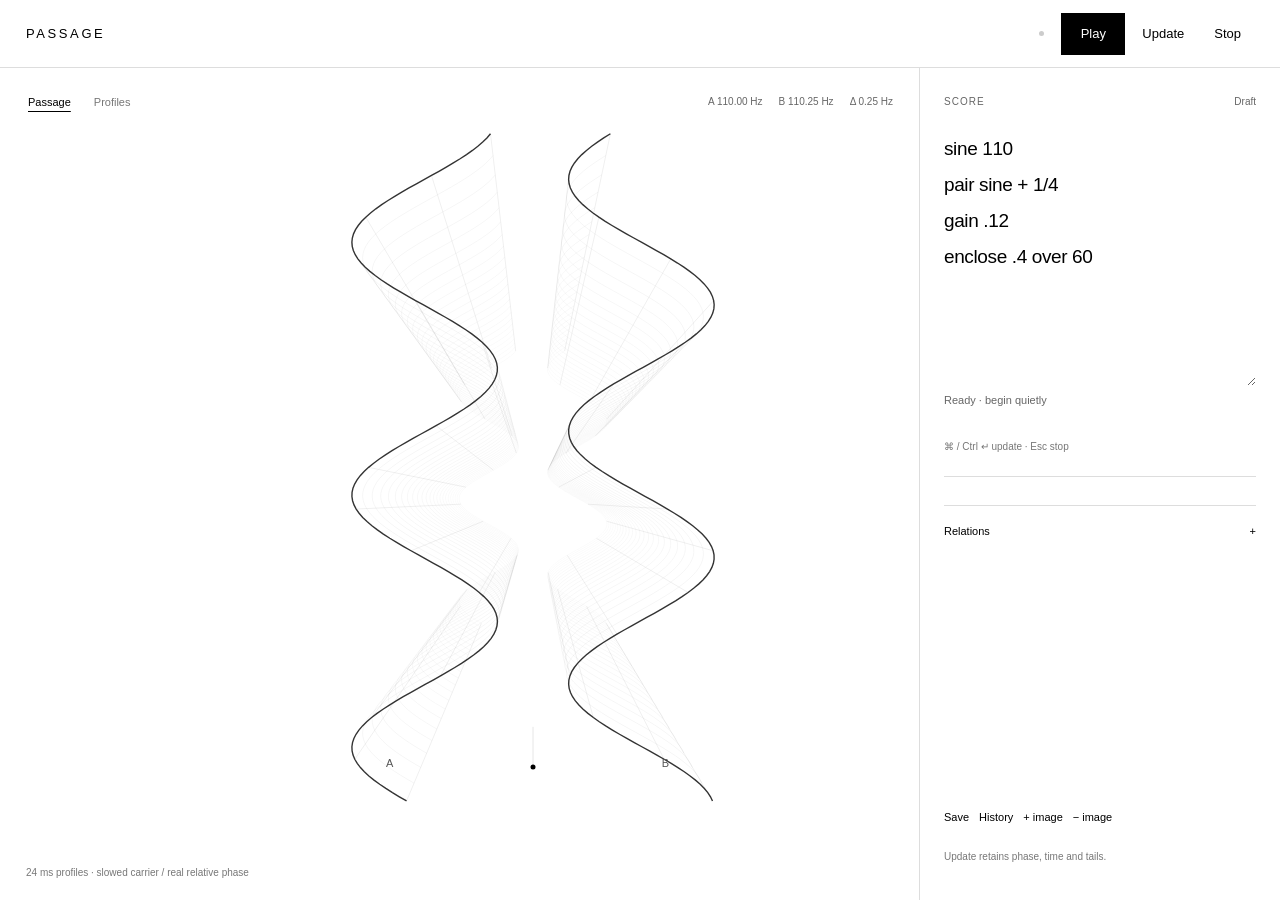
<file: index.html>
<!doctype html><html lang="en"><head><meta charset="utf-8"><meta name="viewport" content="width=device-width,initial-scale=1"><title>PASSAGE / sine surfaces</title><link rel="stylesheet" href="style.css"></head><body>
<header><h1>PASSAGE</h1><nav aria-label="Transport"><span id="light" aria-hidden="true"></span><button id="play">Play</button><button id="update">Update</button><button id="stop">Stop</button></nav></header>
<main><section id="stage" aria-label="Sine surfaces"><img id="image" alt="Your still image" hidden><canvas id="visual" aria-label="Two sine profiles extruded into a passage"></canvas><div class="view-switch"><button id="passage-view" aria-pressed="true">Passage</button><button id="profile" aria-pressed="false">Profiles</button></div><div class="visual-note" id="view-note">24 ms profiles · slowed carrier / real relative phase</div><div class="readout"><span id="a-value">A 110 Hz</span><span id="b-value">B 110.25 Hz</span><span id="beat-value">Δ .25 Hz</span></div></section>
<aside><div class="score-head"><label for="code">SCORE</label><span id="state">Ready</span></div><textarea id="code" spellcheck="false" aria-label="Live sine code">sine 110
pair sine + 1/4
gain .12
enclose .4 over 60</textarea><p id="status" role="status" aria-live="polite">Ready · begin quietly</p><div class="keys">⌘ / Ctrl ↵ update · Esc stop</div><div class="meter" aria-label="Actual output level"><i id="level"></i></div><details><summary>Relations</summary><p><strong>sine</strong> — frequency in Hz<br><strong>pair</strong> — second frequency, or off<br><strong>gain</strong> — height and source level<br><strong>enclose</strong> — one slow journey</p><p>t is elapsed seconds.<br>sin(t/20) is a slow modulation.<br>Audio oscillation is not screen motion.</p><button class="example" data-example="unison">Unison</button><button class="example" data-example="drift">Drift</button><button class="example" data-example="breath">Breath</button><p><a href="manual.html" target="_blank">Guide / performance study</a></p></details><div class="files"><button id="save">Save</button><button id="log">History</button><label for="picture" tabindex="0">+ image</label><input id="picture" type="file" accept="image/*"><button id="no-image">− image</button></div><p class="small">Update retains phase, time and tails.</p></aside></main><script type="module" src="app.mjs"></script></body></html>
</file>
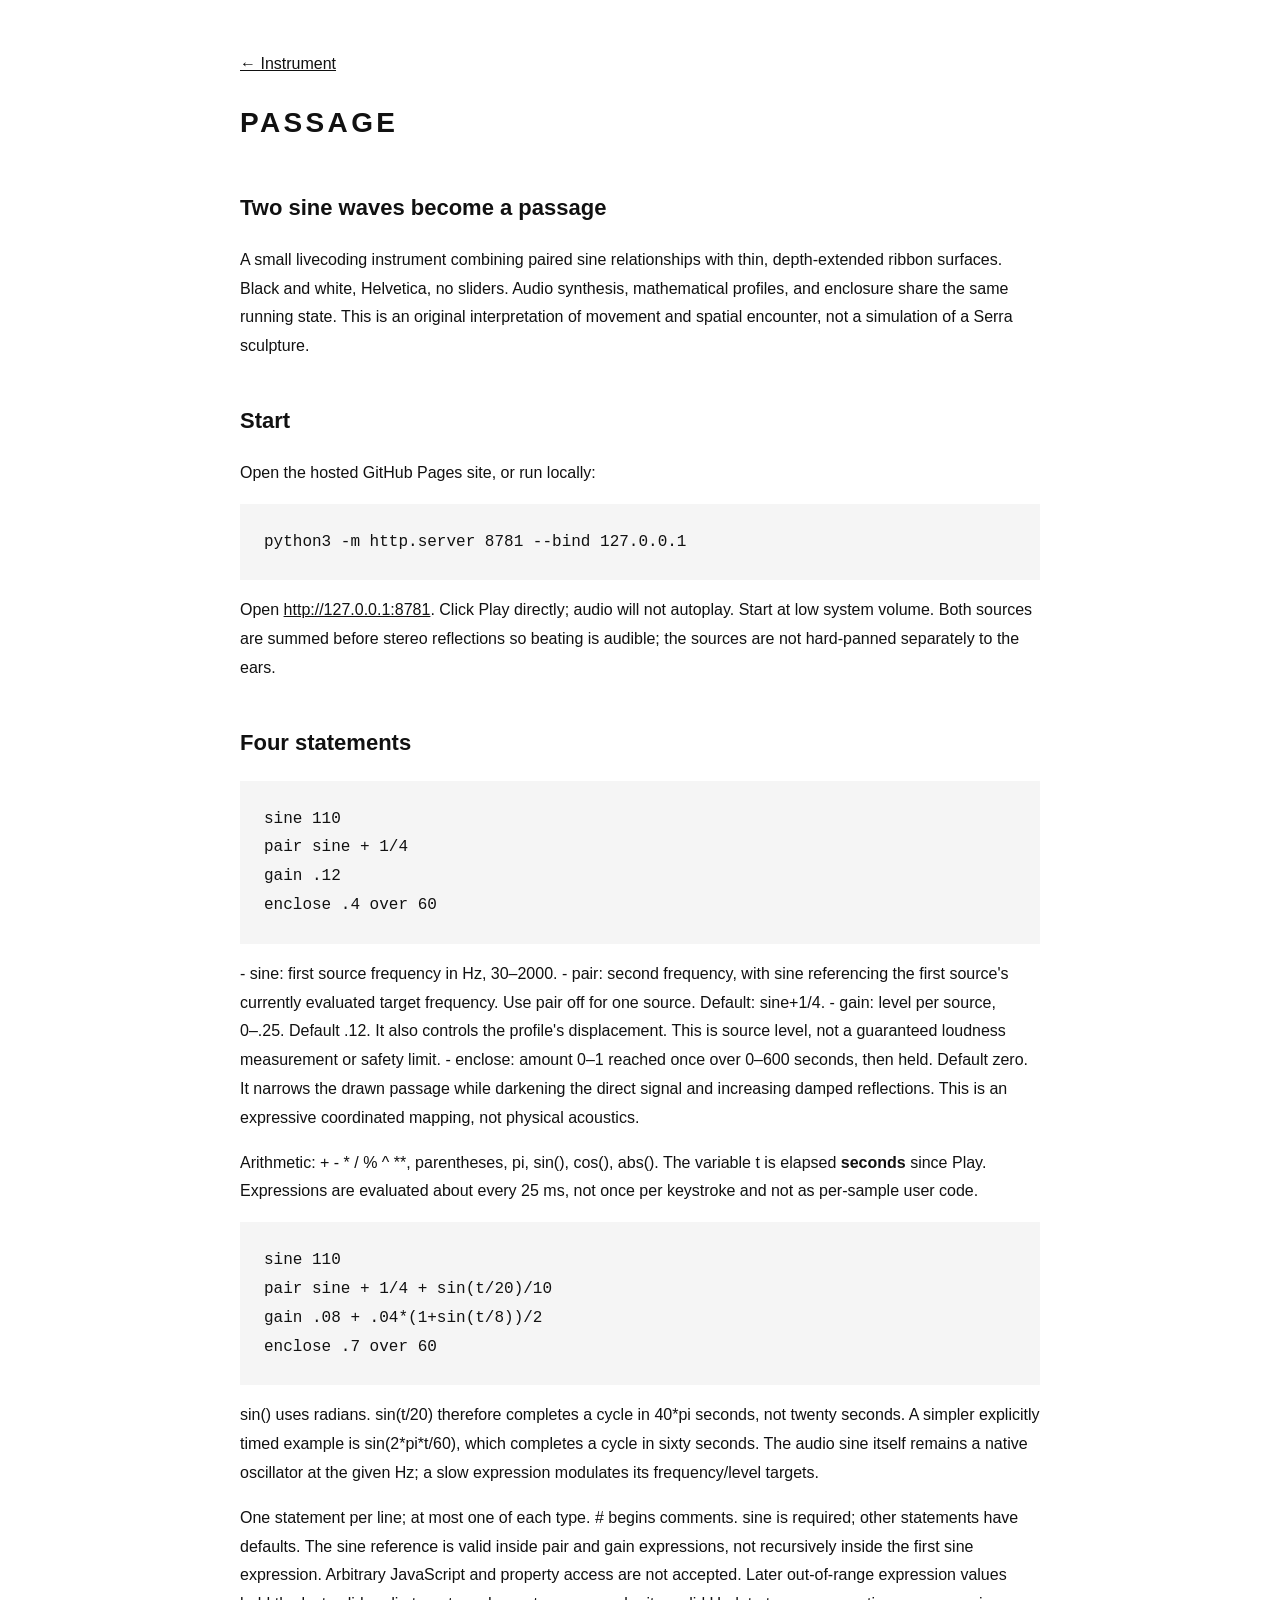
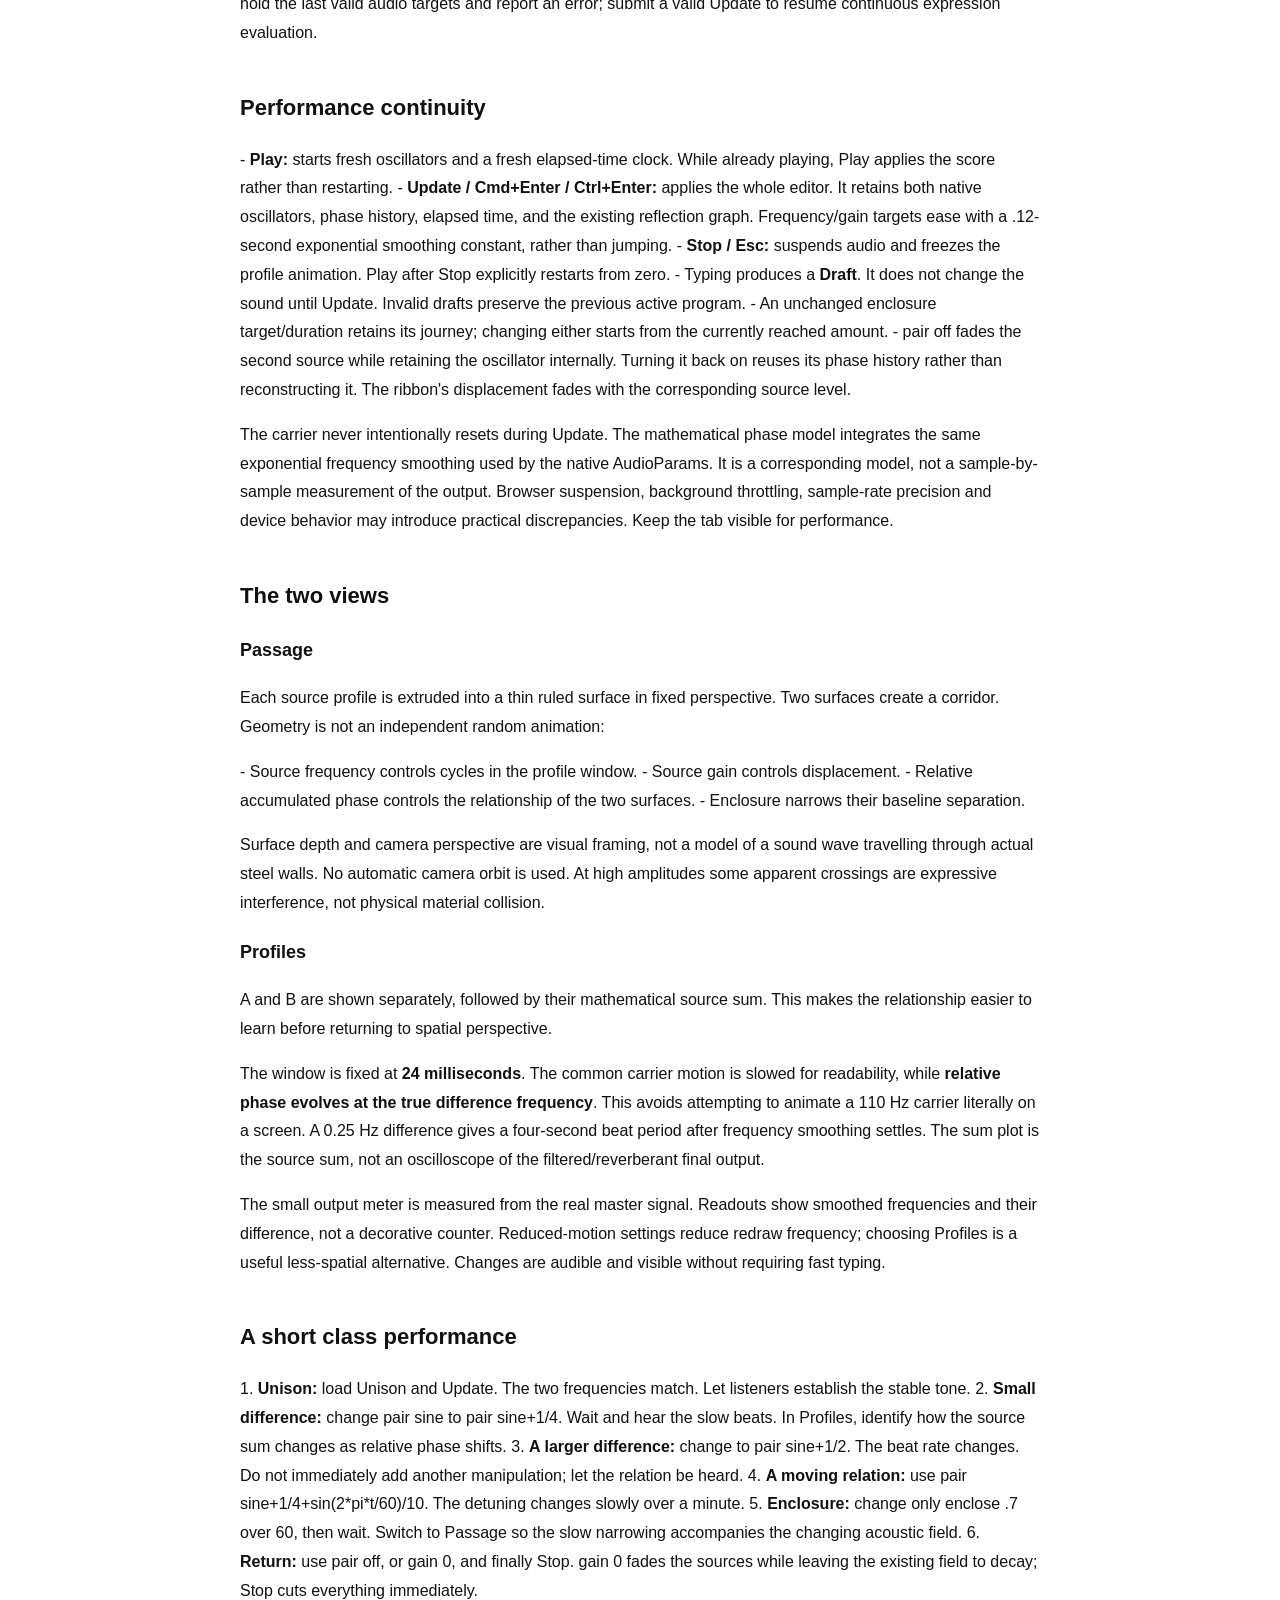
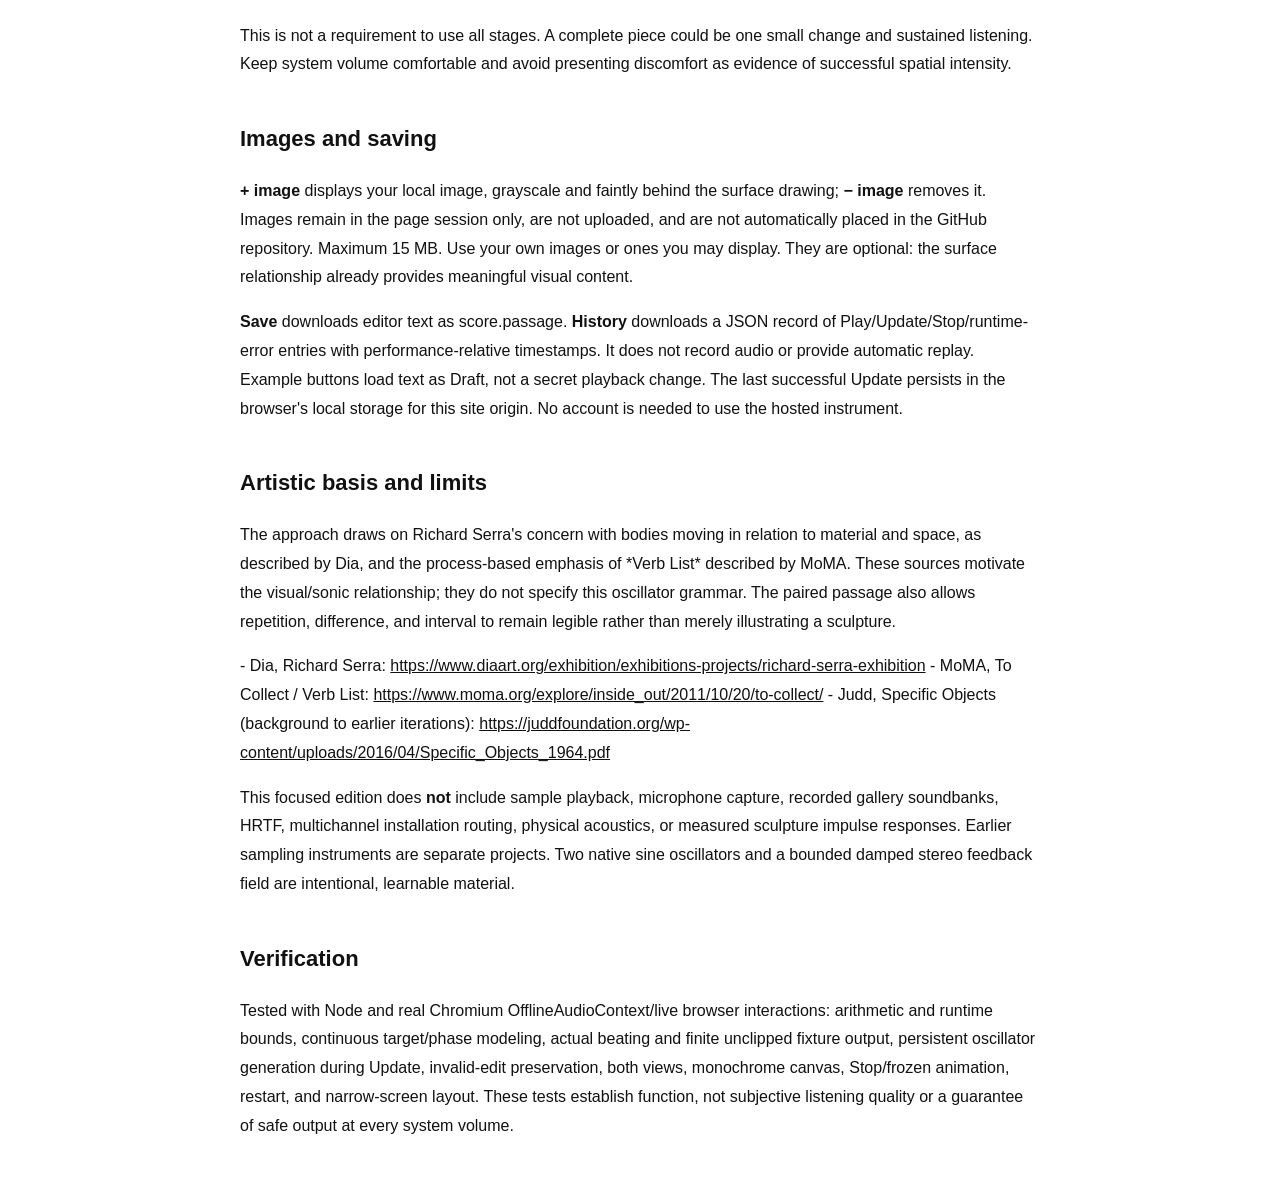
<file: manual.html>
<!doctype html><html lang="en"><head><meta charset="utf-8"><meta name="viewport" content="width=device-width,initial-scale=1"><title>PASSAGE / Guide</title><style>body{font:16px/1.8 Helvetica,Arial,sans-serif;color:#111;max-width:800px;margin:50px auto;padding:0 22px}h1{font-size:28px;letter-spacing:.12em}h2{margin-top:40px;font-size:22px}h3{font-size:18px}pre{background:#f5f5f5;padding:24px;white-space:pre-wrap;overflow-wrap:anywhere}code{font:inherit}a{color:inherit;overflow-wrap:anywhere}</style></head><body><a href="./">← Instrument</a><h1>PASSAGE</h1><h2>Two sine waves become a passage</h2><p>A small livecoding instrument combining paired sine relationships with thin, depth-extended ribbon surfaces. Black and white, Helvetica, no sliders. Audio synthesis, mathematical profiles, and enclosure share the same running state. This is an original interpretation of movement and spatial encounter, not a simulation of a Serra sculpture.</p><h2>Start</h2><p>Open the hosted GitHub Pages site, or run locally:</p><pre><code>python3 -m http.server 8781 --bind 127.0.0.1
</code></pre><p>Open <a href="http://127.0.0.1:8781">http://127.0.0.1:8781</a>. Click Play directly; audio will not autoplay. Start at low system volume. Both sources are summed before stereo reflections so beating is audible; the sources are not hard-panned separately to the ears.</p><h2>Four statements</h2><pre><code>sine 110
pair sine + 1/4
gain .12
enclose .4 over 60
</code></pre><p>- <code>sine</code>: first source frequency in Hz, 30–2000. - <code>pair</code>: second frequency, with <code>sine</code> referencing the first source&#x27;s currently evaluated target frequency. Use <code>pair off</code> for one source. Default: <code>sine+1/4</code>. - <code>gain</code>: level per source, 0–.25. Default .12. It also controls the profile&#x27;s displacement. This is source level, not a guaranteed loudness measurement or safety limit. - <code>enclose</code>: amount 0–1 reached once over 0–600 seconds, then held. Default zero. It narrows the drawn passage while darkening the direct signal and increasing damped reflections. This is an expressive coordinated mapping, not physical acoustics.</p><p>Arithmetic: <code>+ - * / % ^ **</code>, parentheses, <code>pi</code>, <code>sin()</code>, <code>cos()</code>, <code>abs()</code>. The variable <code>t</code> is elapsed <strong>seconds</strong> since Play. Expressions are evaluated about every 25 ms, not once per keystroke and not as per-sample user code.</p><pre><code>sine 110
pair sine + 1/4 + sin(t/20)/10
gain .08 + .04*(1+sin(t/8))/2
enclose .7 over 60
</code></pre><p><code>sin()</code> uses radians. <code>sin(t/20)</code> therefore completes a cycle in 40*pi seconds, not twenty seconds. A simpler explicitly timed example is <code>sin(2*pi*t/60)</code>, which completes a cycle in sixty seconds. The audio sine itself remains a native oscillator at the given Hz; a slow expression modulates its frequency/level targets.</p><p>One statement per line; at most one of each type. <code>#</code> begins comments. <code>sine</code> is required; other statements have defaults. The <code>sine</code> reference is valid inside pair and gain expressions, not recursively inside the first sine expression. Arbitrary JavaScript and property access are not accepted. Later out-of-range expression values hold the last valid audio targets and report an error; submit a valid Update to resume continuous expression evaluation.</p><h2>Performance continuity</h2><p>- <strong>Play:</strong> starts fresh oscillators and a fresh elapsed-time clock. While already playing, Play applies the score rather than restarting. - <strong>Update / Cmd+Enter / Ctrl+Enter:</strong> applies the whole editor. It retains both native oscillators, phase history, elapsed time, and the existing reflection graph. Frequency/gain targets ease with a .12-second exponential smoothing constant, rather than jumping. - <strong>Stop / Esc:</strong> suspends audio and freezes the profile animation. Play after Stop explicitly restarts from zero. - Typing produces a <strong>Draft</strong>. It does not change the sound until Update. Invalid drafts preserve the previous active program. - An unchanged enclosure target/duration retains its journey; changing either starts from the currently reached amount. - <code>pair off</code> fades the second source while retaining the oscillator internally. Turning it back on reuses its phase history rather than reconstructing it. The ribbon&#x27;s displacement fades with the corresponding source level.</p><p>The carrier never intentionally resets during Update. The mathematical phase model integrates the same exponential frequency smoothing used by the native AudioParams. It is a corresponding model, not a sample-by-sample measurement of the output. Browser suspension, background throttling, sample-rate precision and device behavior may introduce practical discrepancies. Keep the tab visible for performance.</p><h2>The two views</h2><h3>Passage</h3><p>Each source profile is extruded into a thin ruled surface in fixed perspective. Two surfaces create a corridor. Geometry is not an independent random animation:</p><p>- Source frequency controls cycles in the profile window. - Source gain controls displacement. - Relative accumulated phase controls the relationship of the two surfaces. - Enclosure narrows their baseline separation.</p><p>Surface depth and camera perspective are visual framing, not a model of a sound wave travelling through actual steel walls. No automatic camera orbit is used. At high amplitudes some apparent crossings are expressive interference, not physical material collision.</p><h3>Profiles</h3><p>A and B are shown separately, followed by their mathematical source sum. This makes the relationship easier to learn before returning to spatial perspective.</p><p>The window is fixed at <strong>24 milliseconds</strong>. The common carrier motion is slowed for readability, while <strong>relative phase evolves at the true difference frequency</strong>. This avoids attempting to animate a 110 Hz carrier literally on a screen. A 0.25 Hz difference gives a four-second beat period after frequency smoothing settles. The sum plot is the source sum, not an oscilloscope of the filtered/reverberant final output.</p><p>The small output meter is measured from the real master signal. Readouts show smoothed frequencies and their difference, not a decorative counter. Reduced-motion settings reduce redraw frequency; choosing Profiles is a useful less-spatial alternative. Changes are audible and visible without requiring fast typing.</p><h2>A short class performance</h2><p>1. <strong>Unison:</strong> load Unison and Update. The two frequencies match. Let listeners establish the stable tone. 2. <strong>Small difference:</strong> change <code>pair sine</code> to <code>pair sine+1/4</code>. Wait and hear the slow beats. In Profiles, identify how the source sum changes as relative phase shifts. 3. <strong>A larger difference:</strong> change to <code>pair sine+1/2</code>. The beat rate changes. Do not immediately add another manipulation; let the relation be heard. 4. <strong>A moving relation:</strong> use <code>pair sine+1/4+sin(2*pi*t/60)/10</code>. The detuning changes slowly over a minute. 5. <strong>Enclosure:</strong> change only <code>enclose .7 over 60</code>, then wait. Switch to Passage so the slow narrowing accompanies the changing acoustic field. 6. <strong>Return:</strong> use <code>pair off</code>, or <code>gain 0</code>, and finally Stop. <code>gain 0</code> fades the sources while leaving the existing field to decay; Stop cuts everything immediately.</p><p>This is not a requirement to use all stages. A complete piece could be one small change and sustained listening. Keep system volume comfortable and avoid presenting discomfort as evidence of successful spatial intensity.</p><h2>Images and saving</h2><p><strong>+ image</strong> displays your local image, grayscale and faintly behind the surface drawing; <strong>− image</strong> removes it. Images remain in the page session only, are not uploaded, and are not automatically placed in the GitHub repository. Maximum 15 MB. Use your own images or ones you may display. They are optional: the surface relationship already provides meaningful visual content.</p><p><strong>Save</strong> downloads editor text as <code>score.passage</code>. <strong>History</strong> downloads a JSON record of Play/Update/Stop/runtime-error entries with performance-relative timestamps. It does not record audio or provide automatic replay. Example buttons load text as Draft, not a secret playback change. The last successful Update persists in the browser&#x27;s local storage for this site origin. No account is needed to use the hosted instrument.</p><h2>Artistic basis and limits</h2><p>The approach draws on Richard Serra&#x27;s concern with bodies moving in relation to material and space, as described by Dia, and the process-based emphasis of *Verb List* described by MoMA. These sources motivate the visual/sonic relationship; they do not specify this oscillator grammar. The paired passage also allows repetition, difference, and interval to remain legible rather than merely illustrating a sculpture.</p><p>- Dia, Richard Serra: <a href="https://www.diaart.org/exhibition/exhibitions-projects/richard-serra-exhibition">https://www.diaart.org/exhibition/exhibitions-projects/richard-serra-exhibition</a> - MoMA, To Collect / Verb List: <a href="https://www.moma.org/explore/inside_out/2011/10/20/to-collect/">https://www.moma.org/explore/inside_out/2011/10/20/to-collect/</a> - Judd, Specific Objects (background to earlier iterations): <a href="https://juddfoundation.org/wp-content/uploads/2016/04/Specific_Objects_1964.pdf">https://juddfoundation.org/wp-content/uploads/2016/04/Specific_Objects_1964.pdf</a></p><p>This focused edition does <strong>not</strong> include sample playback, microphone capture, recorded gallery soundbanks, HRTF, multichannel installation routing, physical acoustics, or measured sculpture impulse responses. Earlier sampling instruments are separate projects. Two native sine oscillators and a bounded damped stereo feedback field are intentional, learnable material.</p><h2>Verification</h2><p>Tested with Node and real Chromium OfflineAudioContext/live browser interactions: arithmetic and runtime bounds, continuous target/phase modeling, actual beating and finite unclipped fixture output, persistent oscillator generation during Update, invalid-edit preservation, both views, monochrome canvas, Stop/frozen animation, restart, and narrow-screen layout. These tests establish function, not subjective listening quality or a guarantee of safe output at every system volume.</p></body></html>
</file>
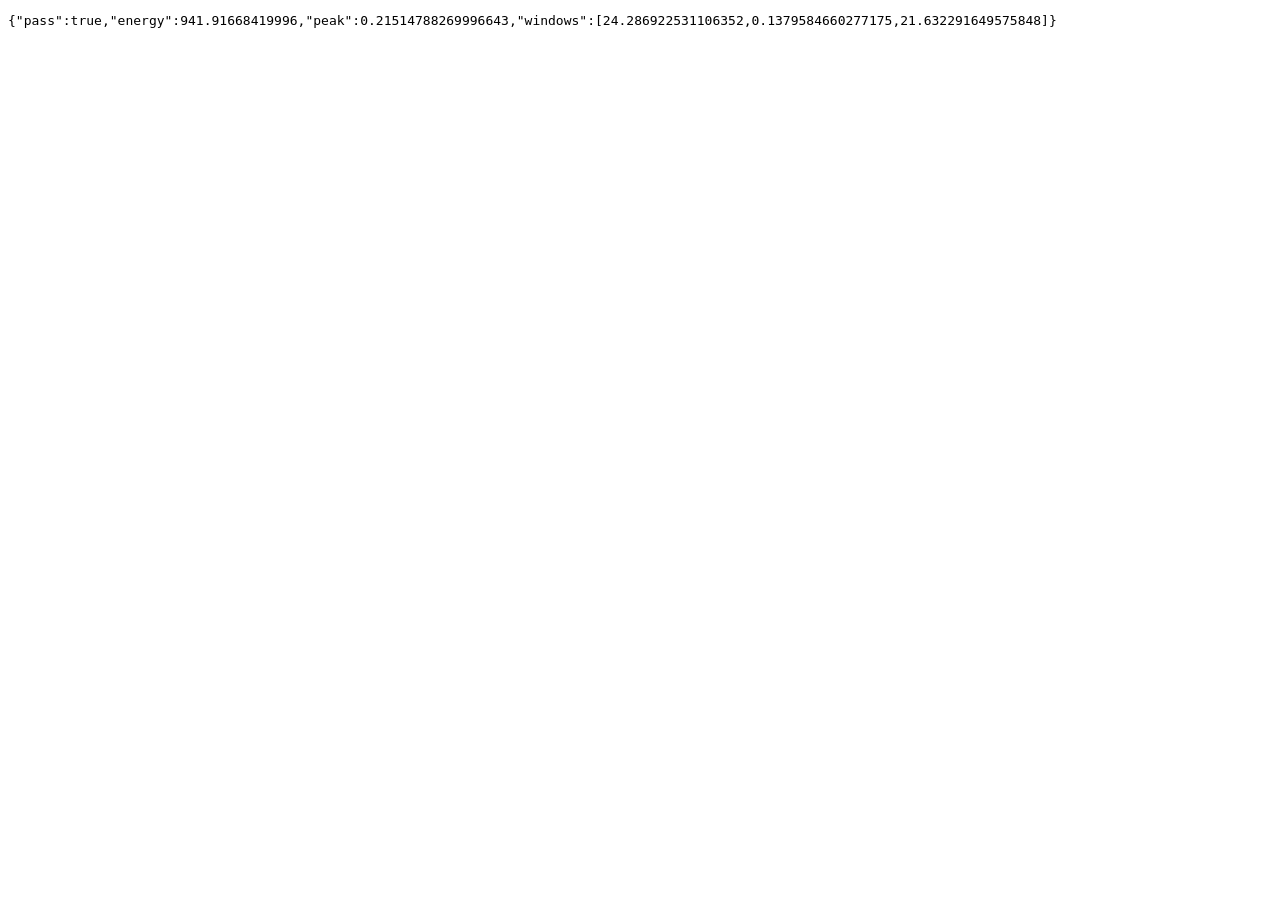
<file: tests/audio.html>
<!doctype html><meta charset="utf-8"><pre id="result">Running</pre><script type="module">
try{const {createEngine}=await import('../audio.mjs');const ctx=new OfflineAudioContext(2,22050*8,22050),e=createEngine(ctx,0);e.update({a:110,b:110.5,gain:.12,enclose:0,over:0},0);const generation=e.generation;const initial=e.snapshot(2);e.update({a:110,b:111,gain:.12,enclose:.7,over:2},2);if(e.generation!==generation)throw Error('graph restarted');if(e.snapshot(2).phaseA!==initial.phaseA)throw Error('phase reset');for(let t=2.025;t<8;t+=.025)e.tick(t);const b=await ctx.startRendering();let energy=0,peak=0;const x=b.getChannelData(0);for(const s of x){if(!Number.isFinite(s))throw Error('non-finite audio');energy+=s*s;peak=Math.max(peak,Math.abs(s));}if(energy<.001||peak>=1)throw Error('invalid output');const windows=[];for(const t of [.5,1,1.5]){let sum=0;for(let i=Math.floor(t*22050);i<Math.floor((t+.08)*22050);i++)sum+=x[i]*x[i];windows.push(sum);}if(Math.max(...windows)<Math.min(...windows)*3)throw Error('pair did not produce beating');window.audioResults={pass:true,energy,peak,windows};e.dispose();}catch(e){window.audioResults={pass:false,error:e.message};}document.getElementById('result').textContent=JSON.stringify(window.audioResults);
</script>
</file>
<file: style.css>
*{box-sizing:border-box}body{margin:0;background:#fff;color:#000;font:13px Helvetica,Arial,sans-serif}button,textarea{font:inherit;color:inherit}button{min-height:42px;padding:10px 13px;border:0;background:none;cursor:pointer;border-radius:0}button:hover{background:#eee}button:focus-visible,textarea:focus-visible,summary:focus-visible,a:focus-visible{outline:1px solid #000;outline-offset:4px}header{height:68px;display:flex;justify-content:space-between;align-items:center;padding:0 26px;border-bottom:1px solid #ddd}h1{font-size:13px;letter-spacing:.2em;font-weight:400;margin:0}nav{display:flex;align-items:center;gap:4px}#play{background:#000;color:#fff;min-width:64px}#light{width:5px;height:5px;border-radius:50%;background:#ccc;margin-right:13px}body.running #light{background:#000}main{display:grid;grid-template-columns:minmax(0,1fr) 360px;min-height:calc(100dvh - 68px)}#stage{position:relative;min-height:640px;overflow:hidden;border-right:1px solid #ddd}#visual,#image{position:absolute;inset:0;display:block;width:100%;height:100%}#image{object-fit:cover;filter:grayscale(1);opacity:.18;pointer-events:none}#image[hidden]{display:none}.view-switch{position:absolute;top:18px;left:20px;display:flex;gap:7px;font-size:11px}.view-switch button{min-height:32px;padding:5px 8px;color:#777}.view-switch button[aria-pressed=true]{color:#000;text-decoration:underline;text-underline-offset:5px}.visual-note{position:absolute;bottom:22px;left:26px;font-size:10px;color:#777}.readout{position:absolute;top:28px;right:26px;display:flex;gap:16px;font-size:10px;color:#666}aside{padding:28px 24px;background:rgba(255,255,255,.88);display:flex;flex-direction:column;min-width:0}.score-head{font-size:10px;letter-spacing:.1em;display:flex;justify-content:space-between;color:#666}#state{letter-spacing:0}#code{font:19px/1.9 Helvetica,Arial,sans-serif;margin-top:24px;display:block;width:100%;height:255px;resize:vertical;background:none;border:0;padding:0;white-space:pre-wrap;overflow-wrap:anywhere;letter-spacing:-.02em}#code:focus{outline:none}#status{font-size:11px;line-height:1.7;color:#666;min-height:38px;margin:5px 0 12px}#status.error{color:#000;text-decoration:underline}.keys{font-size:10px;color:#777}.meter{height:1px;width:100%;background:#ddd;margin:24px 0 28px;overflow:hidden}.meter i{display:block;height:100%;width:0;background:#000}details{border-top:1px solid #ddd;padding-top:16px;font-size:12px;line-height:1.8}summary{cursor:pointer;list-style:none;font-size:11px}summary:after{content:'+';float:right}details[open] summary:after{content:'−'}summary::-webkit-details-marker{display:none}details p{color:#666}strong{font-weight:400;color:#000}a{color:#000}.example{font-size:11px;padding:4px 8px;min-height:32px;border:1px solid #ddd;margin-right:5px}.files{display:flex;align-items:center;flex-wrap:wrap;gap:10px;margin-top:auto;padding-top:26px;font-size:11px}.files button{padding:5px 0;min-height:38px}.files label{cursor:pointer;padding:10px 0}input[type=file]{position:absolute;width:1px;height:1px;opacity:0}.small{font-size:10px;color:#777;margin-top:15px}@media(min-width:1650px){main{grid-template-columns:minmax(0,1fr) 400px}aside{padding:32px}}@media(max-width:850px){header{padding:0 17px;height:60px}main{display:flex;flex-direction:column}#stage{height:55dvh;min-height:380px;flex:none;border-right:0;border-bottom:1px solid #ddd}aside{padding:24px}#code{font-size:22px;height:220px}.readout{font-size:9px;gap:10px;right:15px;top:24px}.view-switch{left:10px;font-size:10px}.visual-note{bottom:16px;left:18px;font-size:9px}.files{margin-top:15px}button{min-height:44px}}@media(max-width:430px){.readout{top:62px}#stage{min-height:350px}.visual-note{font-size:8px}}
</file>
